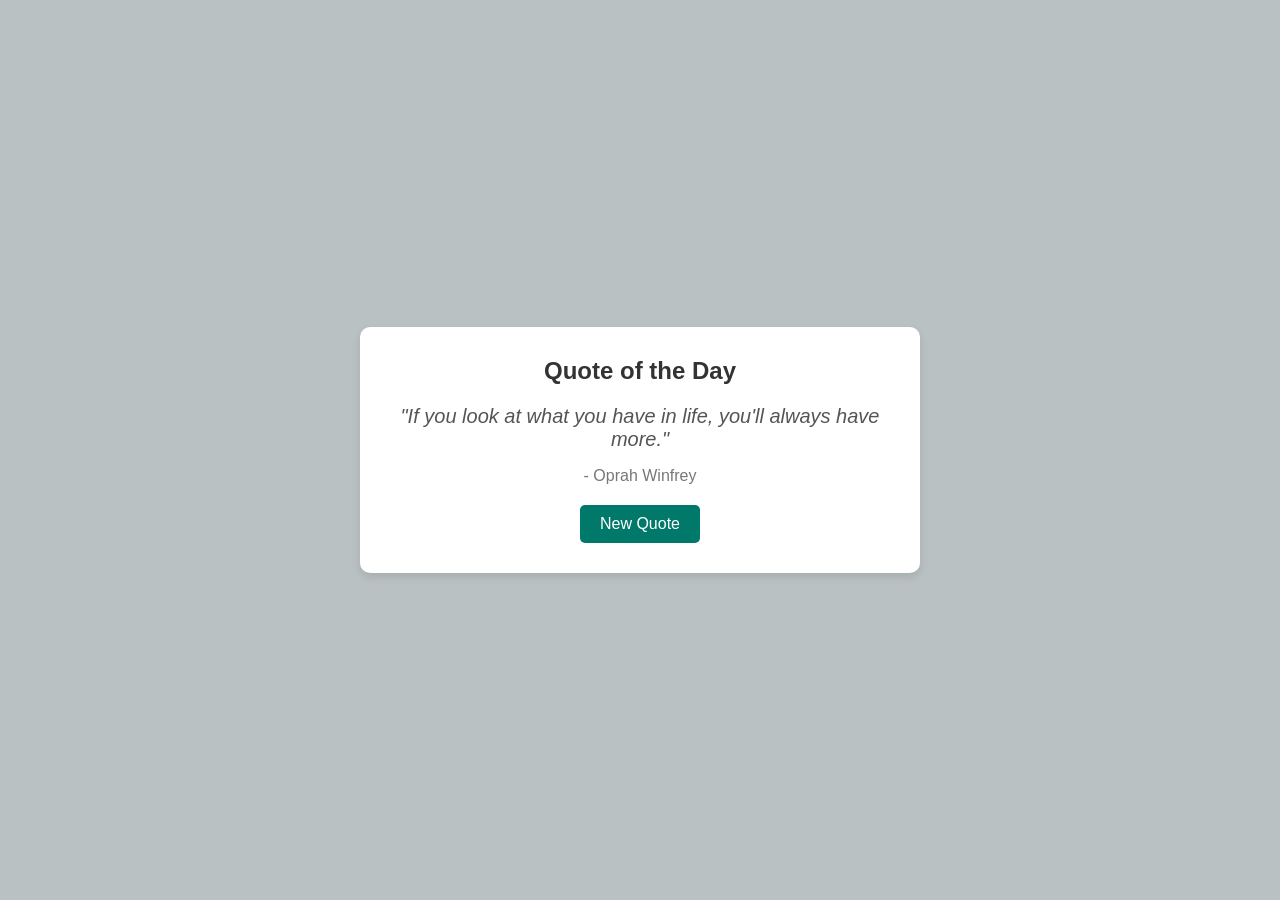
<file: Random-Quote-Generator/index.html>
<!DOCTYPE html>
<html lang="en">
<head>
  <meta charset="UTF-8">
  <meta name="viewport" content="width=device-width, initial-scale=1.0">
  <title>Random Quote Generator</title>
  <link rel="stylesheet" href="style.css">
</head>
<body>
  <div class="quote-box">
    <h2>Quote of the Day</h2>
    <p id="quoteText">"Click the button to get a quote!"</p>
    <p id="quoteAuthor">- Unknown</p>
    <button id="newQuoteBtn">New Quote</button>
  </div>
  <script src="script.js"></script>
  
</body>
</html>
</file>
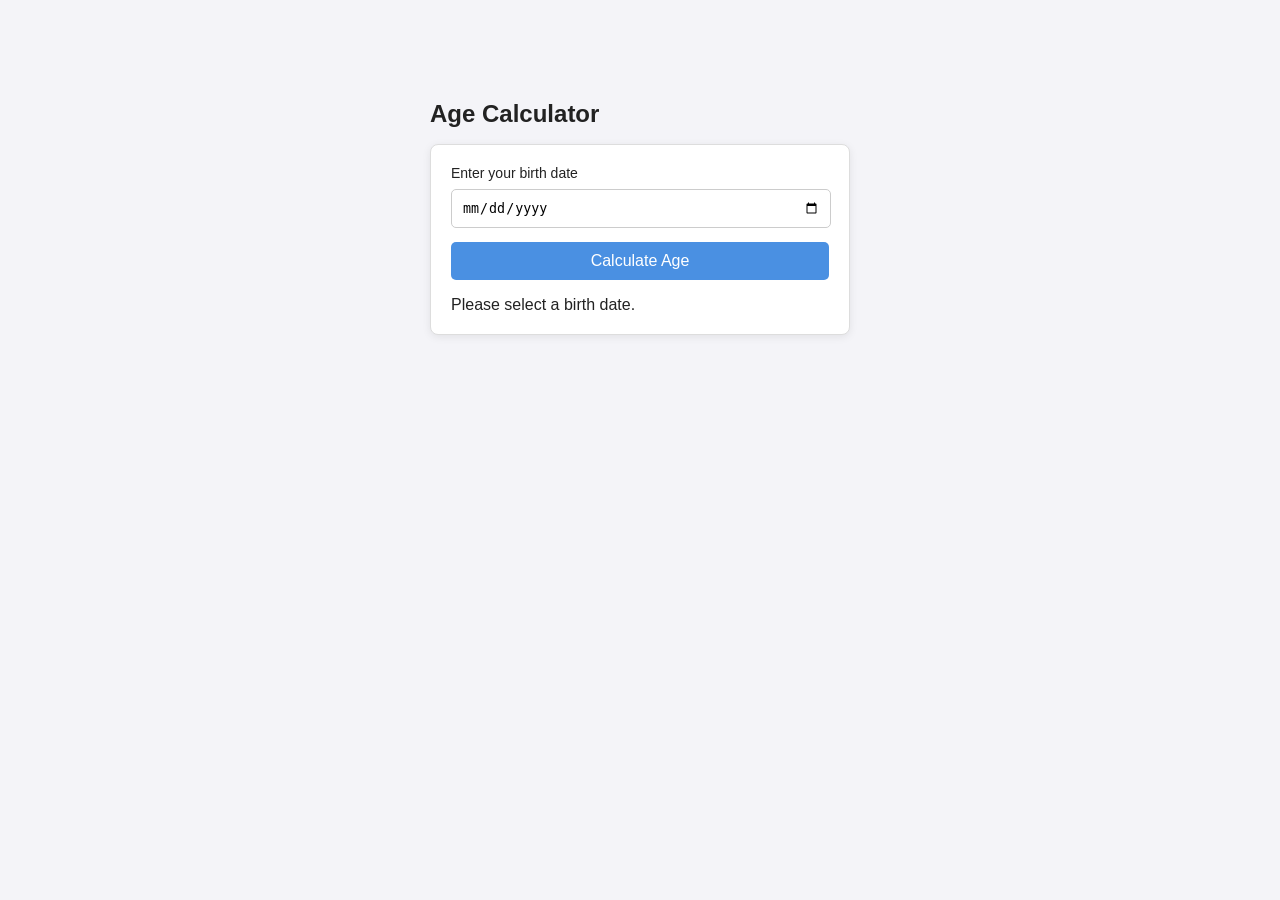
<file: Simple-Age-Calculator/index.html>
<!DOCTYPE html>
<html lang="en">
<head>
  <meta charset="UTF-8">
  <meta name="viewport" content="width=device-width, initial-scale=1.0">
  <title>Simple Age Calculator</title>
  <link rel="stylesheet" href="styles.css">
</head>
<body>
  <div class="container">
    <h1>Age Calculator</h1>
    <div class="card">
      <label for="birthDate">Enter your birth date</label>
      <input type="date" id="birthDate">
      <button id="calculateButton">Calculate Age</button>
      <div id="output" class="output">Please select a birth date.</div>
    </div>
  </div>
  <script src="script.js"></script>
</body>
</html>
</file>
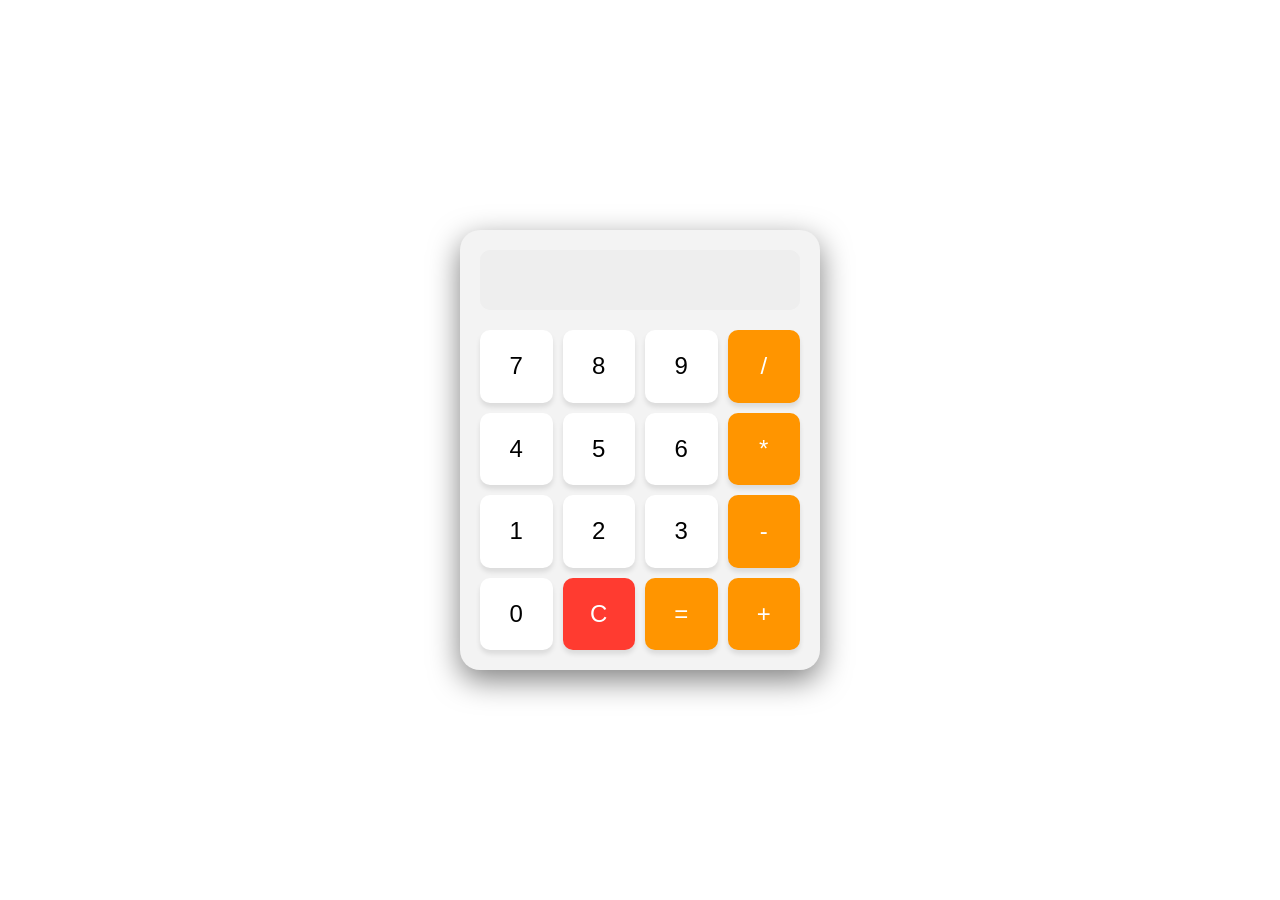
<file: Simple-Calculator/index.html>
<!DOCTYPE html>
<html>
<head>
    <title>Better Calculator</title>
    <link rel="stylesheet" href="style.css">
</head>
<body>

    <div class="calc-box">
        <input type="text" id="screen" readonly>
        
        <div class="grid-container">
            <button class="my-btn" onclick="click7()">7</button>
            <button class="my-btn" onclick="click8()">8</button>
            <button class="my-btn" onclick="click9()">9</button>
            <button class="my-btn op-btn" onclick="clickDiv()">/</button>

            <button class="my-btn" onclick="click4()">4</button>
            <button class="my-btn" onclick="click5()">5</button>
            <button class="my-btn" onclick="click6()">6</button>
            <button class="my-btn op-btn" onclick="clickMult()">*</button>

            <button class="my-btn" onclick="click1()">1</button>
            <button class="my-btn" onclick="click2()">2</button>
            <button class="my-btn" onclick="click3()">3</button>
            <button class="my-btn op-btn" onclick="clickSub()">-</button>

            <button class="my-btn" onclick="click0()">0</button>
            <button class="my-btn clear-btn" onclick="clickClear()">C</button>
            <button class="my-btn op-btn" onclick="clickEqual()">=</button>
            <button class="my-btn op-btn" onclick="clickAdd()">+</button>
        </div>
    </div>

    <script src="script.js"></script>
</body>
</html>
</file>
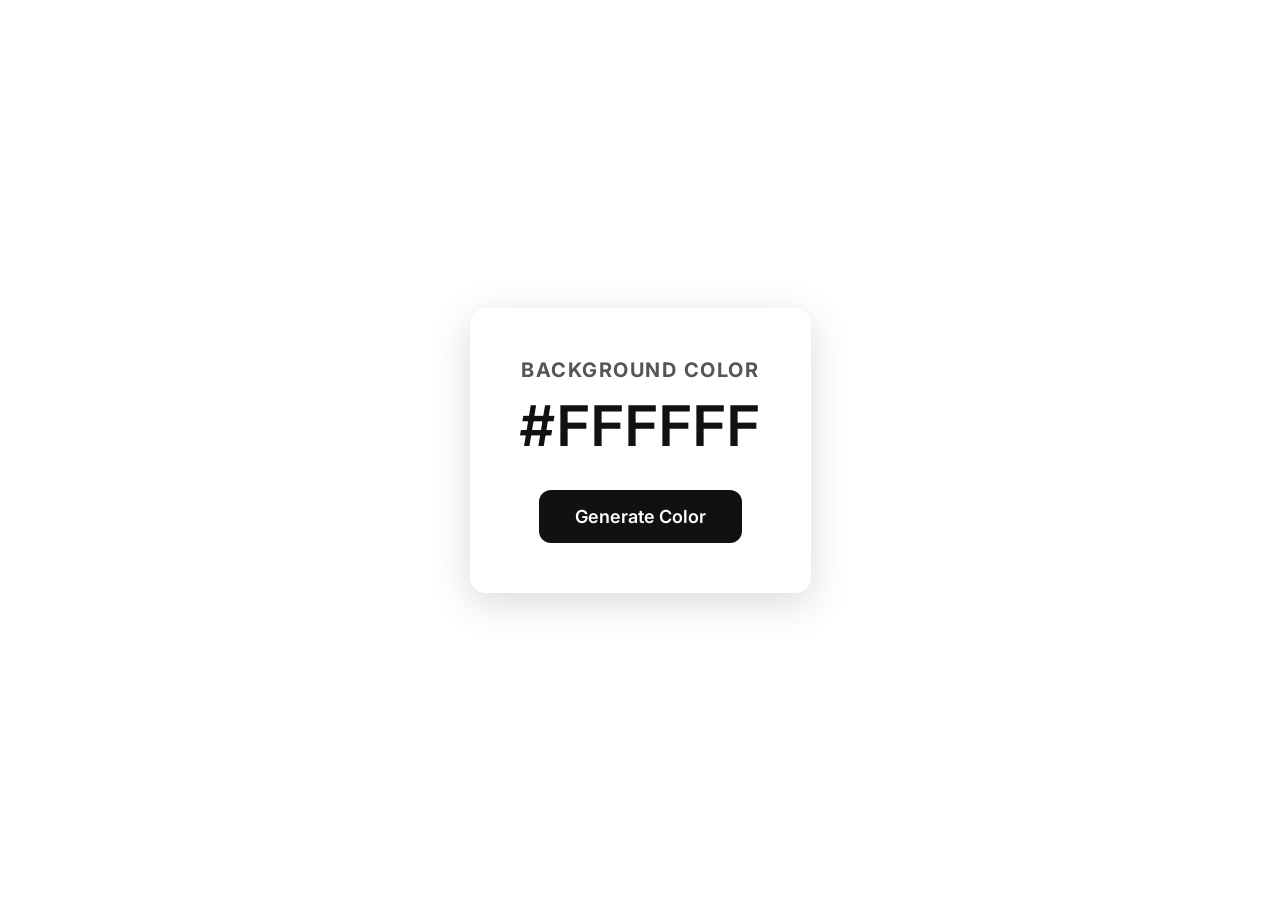
<file: Simple-Color-Generator/index.html>
<!doctype html>
<html lang="en">
  <head>
    <meta charset="UTF-8" />
    <meta name="viewport" content="width=device-width, initial-scale=1.0" />
    <title>Color Generator</title>
    <link
      href="https://fonts.googleapis.com/css2?family=Inter:wght@400;600&display=swap"
      rel="stylesheet"
    />
    <link rel="stylesheet" href="style.css" />
  </head>
  <body>
    <div class="container">
      <h1>Background Color</h1>
      <p id="text">#FFFFFF</p>
      <button onclick="makeColor()">Generate Color</button>
    </div>
    <script src="script.js"></script>
  </body>
</html>
</file>
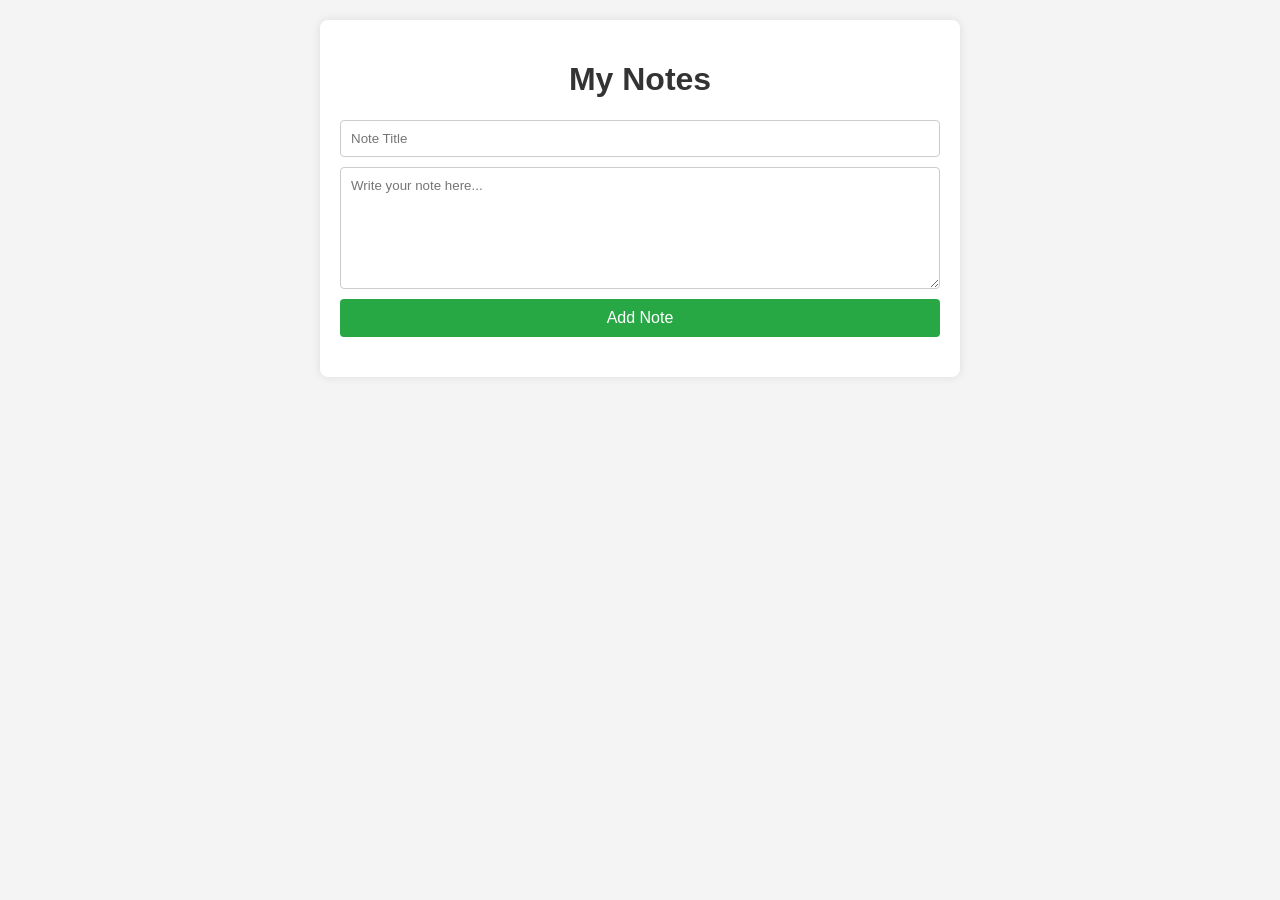
<file: Simple-Notes-App/index.html>
<!DOCTYPE html>
<html lang="en">
<head>
  <meta charset="UTF-8">
  <meta name="viewport" content="width=device-width, initial-scale=1.0">
  <title>Simple Notes App</title>
  <link rel="stylesheet" href="style.css">
</head>
<body>
  <div class="container">
    <h1>My Notes</h1>
    
    <div class="input-area">
      <input type="text" id="noteTitle" placeholder="Note Title">
      <textarea id="noteBody" placeholder="Write your note here..."></textarea>
      <button id="addBtn">Add Note</button>
    </div>
    
    <div id="notesList" class="notes-list">
    </div>
  </div>

  <script src="script.js"></script>
</body>
</html>
</file>
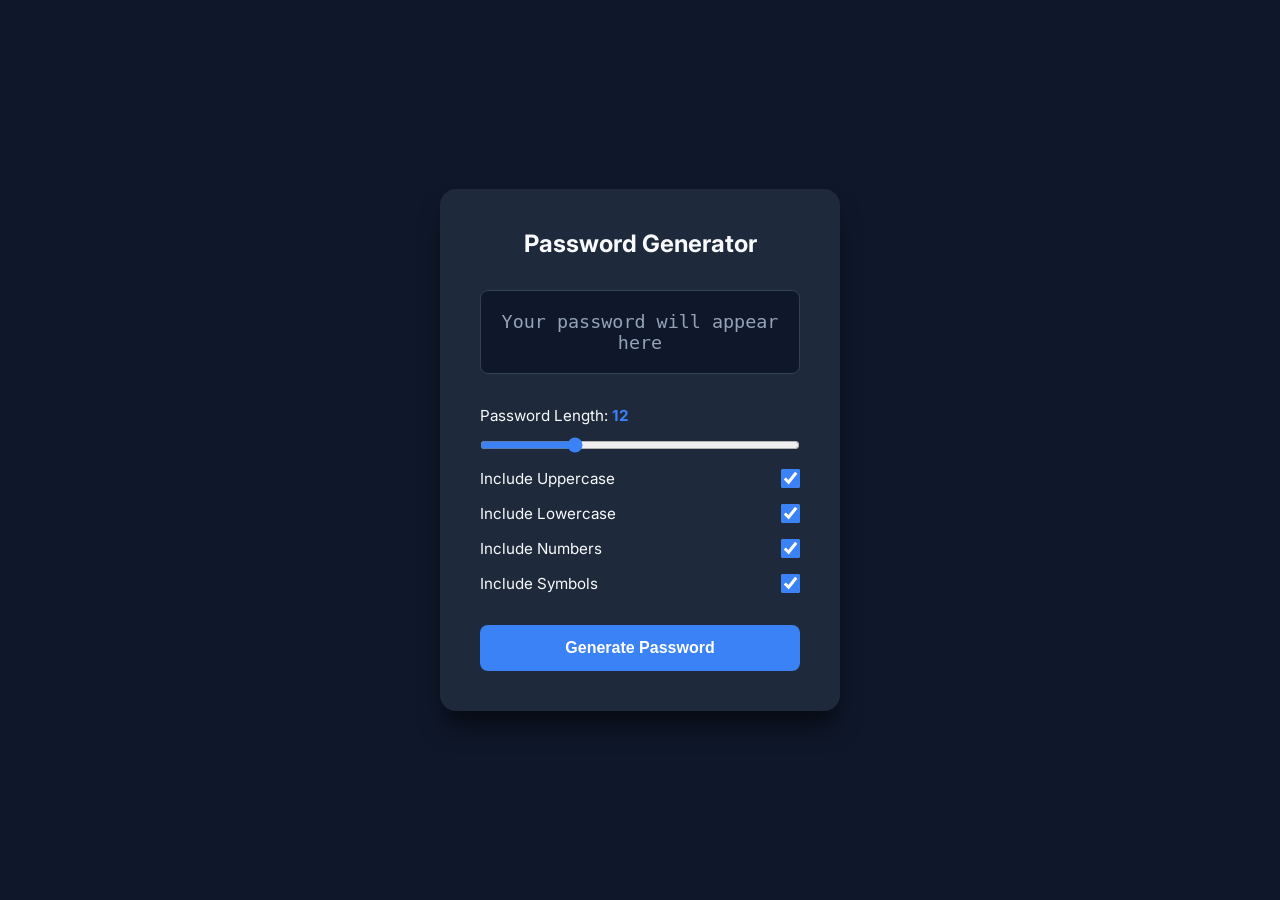
<file: Simple-Password-Genrator/index.html>
<!DOCTYPE html>
<html lang="en">
<head>
  <meta charset="UTF-8">
  <meta name="viewport" content="width=device-width, initial-scale=1.0">
  <title>Secure Password Generator</title>
  <link rel="stylesheet" href="style.css">
  <link href="https://fonts.googleapis.com/css2?family=Inter:wght@400;600;700&display=swap" rel="stylesheet">
</head>
<body>
  <div class="container">
    <h1>Password Generator</h1>
    <div class="password-display">
      <p id="passwordOutput">Your password will appear here</p>
    </div>
    
    <div class="settings">
      <div class="setting-item-column">
        <label>Password Length: <span id="lengthValue">12</span></label>
        <input type="range" id="lengthSlider" min="4" max="32" value="12">
      </div>
      <div class="setting-item">
        <label for="includeUppercase">Include Uppercase</label>
        <input type="checkbox" id="includeUppercase" checked>
      </div>
      <div class="setting-item">
        <label for="includeLowercase">Include Lowercase</label>
        <input type="checkbox" id="includeLowercase" checked>
      </div>
      <div class="setting-item">
        <label for="includeNumbers">Include Numbers</label>
        <input type="checkbox" id="includeNumbers" checked>
      </div>
      <div class="setting-item">
        <label for="includeSymbols">Include Symbols</label>
        <input type="checkbox" id="includeSymbols" checked>
      </div>
    </div>

    <div class="controls">
      <button id="generateBtn" class="primary-btn">Generate Password</button>
    </div>
  </div>
  <script src="script.js"></script>
</body>
</html>
</file>
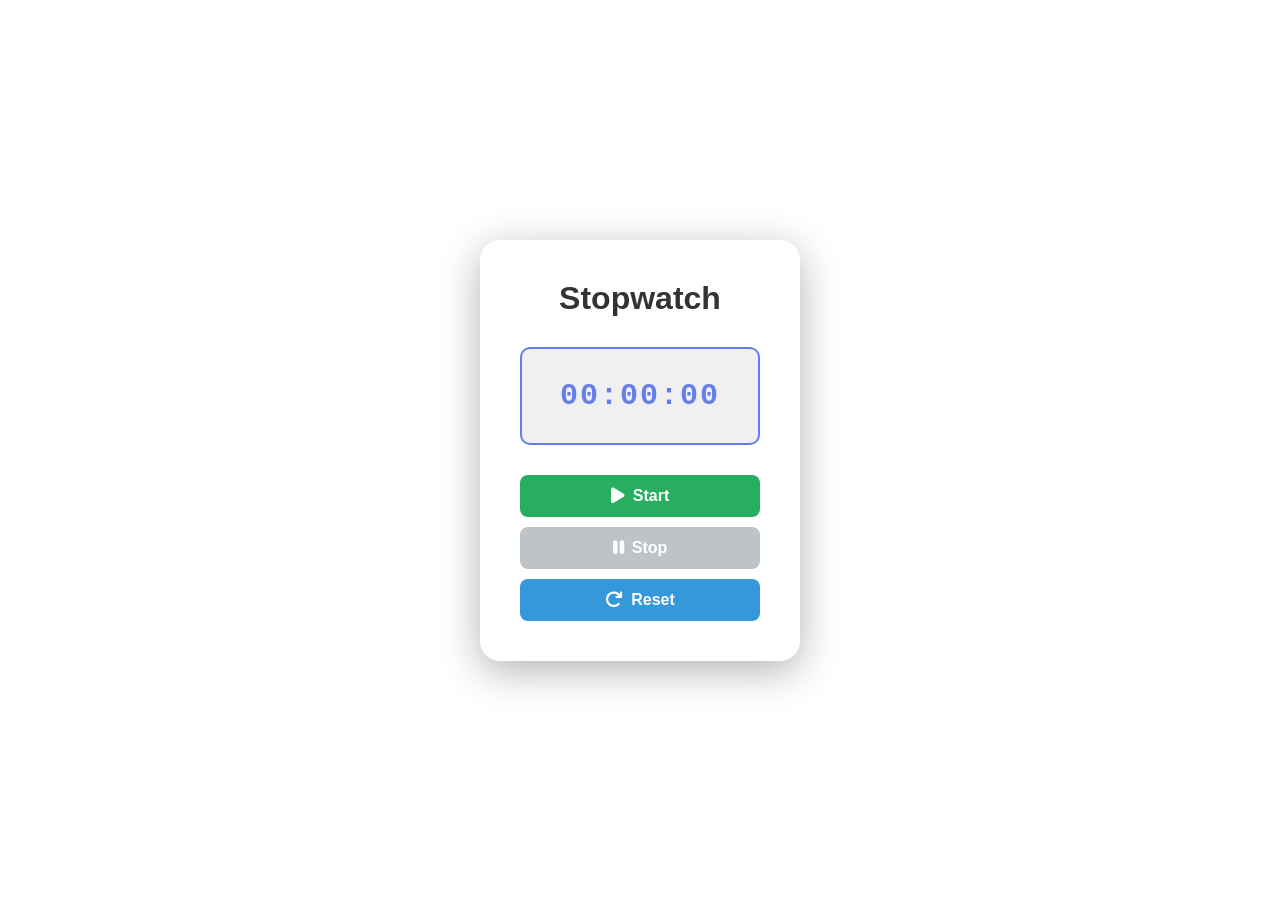
<file: Simple-Stopwatch/index.html>
<!DOCTYPE html>
<html lang="en">
<head>
    <meta charset="UTF-8">
    <meta name="viewport" content="width=device-width, initial-scale=1.0">
    <title>Simple Stopwatch</title>
    <link rel="stylesheet" href="style.css">
    <link rel="stylesheet" href="https://cdnjs.cloudflare.com/ajax/libs/font-awesome/6.4.0/css/all.min.css">
</head>
<body>
    <div class="container">
        <h1>Stopwatch</h1>
        
        <div class="display">
            <span id="time">00:00:00</span>
        </div>
        
        <div class="buttons">
            <button id="startBtn" class="btn btn-start">
                <i class="fas fa-play"></i> Start
            </button>
            <button id="stopBtn" class="btn btn-stop" disabled>
                <i class="fas fa-pause"></i> Stop
            </button>
            <button id="resetBtn" class="btn btn-reset">
                <i class="fas fa-redo"></i> Reset
            </button>
        </div>
    </div>

    <script src="script.js"></script>
</body>
</html>
</file>
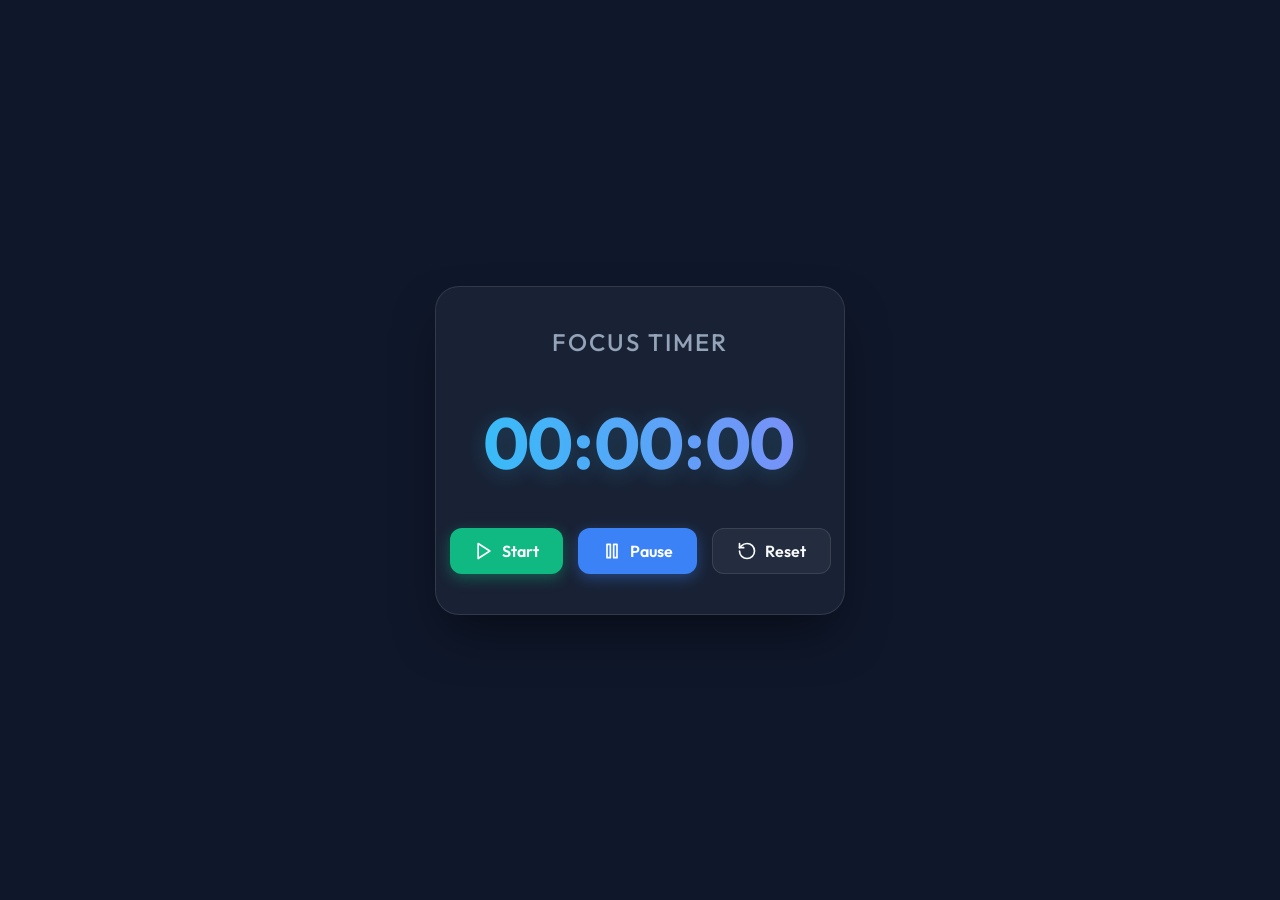
<file: Simple-Timer/index.html>
<!doctype html>
<html lang="en">
  <head>
    <meta charset="UTF-8" />
    <meta name="viewport" content="width=device-width, initial-scale=1.0" />
    <title>Premium Timer</title>
    <meta
      name="description"
      content="A beautiful and modern focus timer application."
    />
    <link rel="preconnect" href="https://fonts.googleapis.com" />
    <link rel="preconnect" href="https://fonts.gstatic.com" crossorigin />
    <link
      href="https://fonts.googleapis.com/css2?family=Outfit:wght@300;500;700&display=swap"
      rel="stylesheet"
    />
    <link rel="stylesheet" href="style.css" />
  </head>
  <body>
    <main class="container">
      <div class="timer-card" id="container">
        <h1>Focus Timer</h1>
        <div class="time-wrapper">
          <h2 id="timeDisplay">00:00:00</h2>
        </div>
        <div class="controls">
          <button id="btn1" class="btn primary-btn">
            <svg
              width="24"
              height="24"
              viewBox="0 0 24 24"
              fill="none"
              stroke="currentColor"
              stroke-width="2"
              stroke-linecap="round"
              stroke-linejoin="round"
            >
              <polygon points="5 3 19 12 5 21 5 3"></polygon>
            </svg>
            Start
          </button>
          <button id="btn2" class="btn secondary-btn">
            <svg
              width="24"
              height="24"
              viewBox="0 0 24 24"
              fill="none"
              stroke="currentColor"
              stroke-width="2"
              stroke-linecap="round"
              stroke-linejoin="round"
            >
              <rect x="6" y="4" width="4" height="16"></rect>
              <rect x="14" y="4" width="4" height="16"></rect>
            </svg>
            Pause
          </button>
          <button id="btn3" class="btn outline-btn">
            <svg
              width="24"
              height="24"
              viewBox="0 0 24 24"
              fill="none"
              stroke="currentColor"
              stroke-width="2"
              stroke-linecap="round"
              stroke-linejoin="round"
            >
              <path
                d="M3 12a9 9 0 1 0 9-9 9.75 9.75 0 0 0-6.74 2.74L3 8"
              ></path>
              <path d="M3 3v5h5"></path>
            </svg>
            Reset
          </button>
        </div>
      </div>
    </main>

    <script src="script.js"></script>
  </body>
</html>
</file>
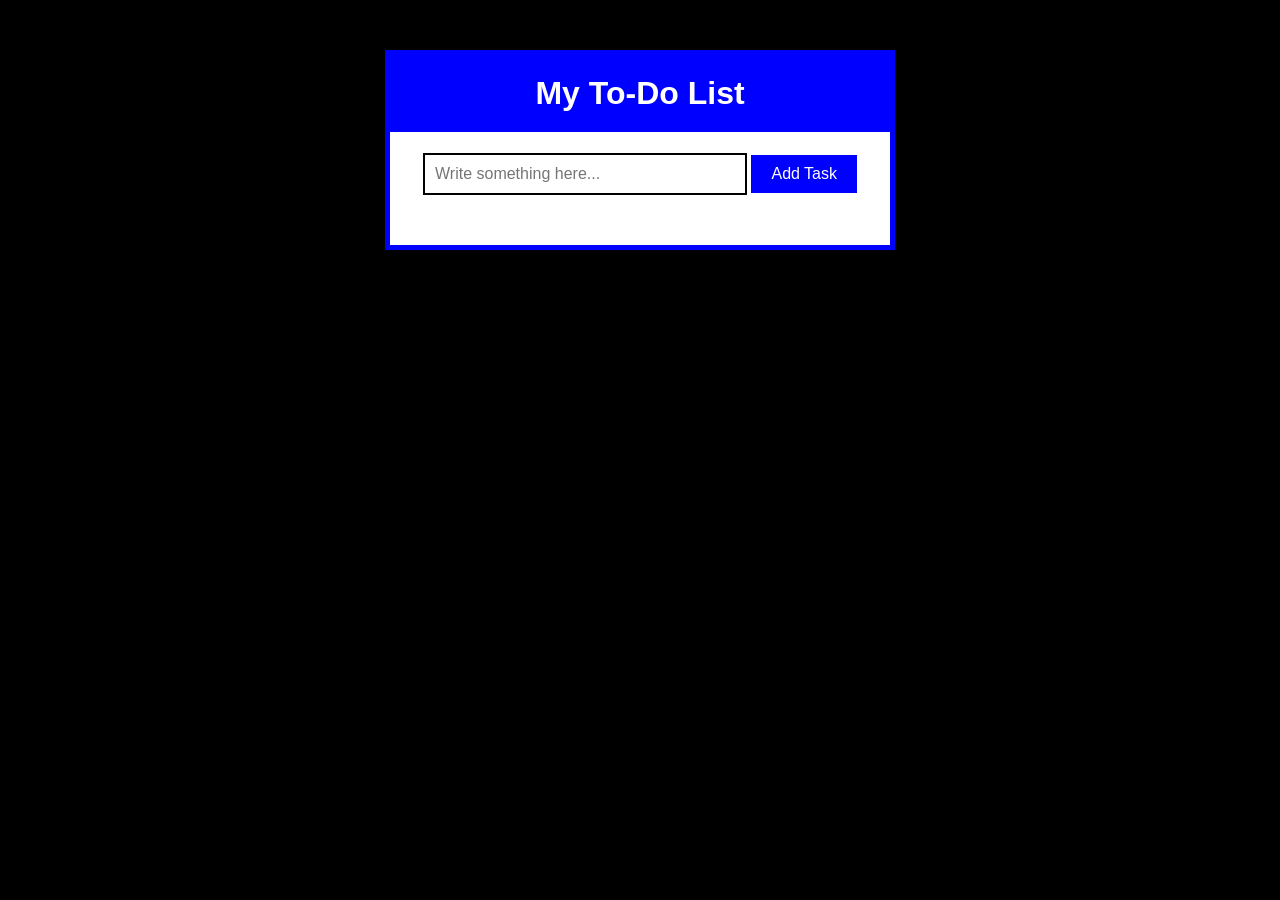
<file: Simple-To-Do-List/index.html>
<!DOCTYPE html>
<html>
<head>
    <title>My To Do List</title>
    <link rel="stylesheet" href="style.css">
</head>
<body>

    <div class="container">
        <h1>My To-Do List</h1>
        
        <div class="input-area">
            <input type="text" id="x" placeholder="Write something here...">
            <button id="add-btn" onclick="save()">Add Task</button>
        </div>

        <div id="list">
            <!-- tasks go here -->
        </div>
    </div>

    <script src="script.js"></script>
</body>
</html>
</file>
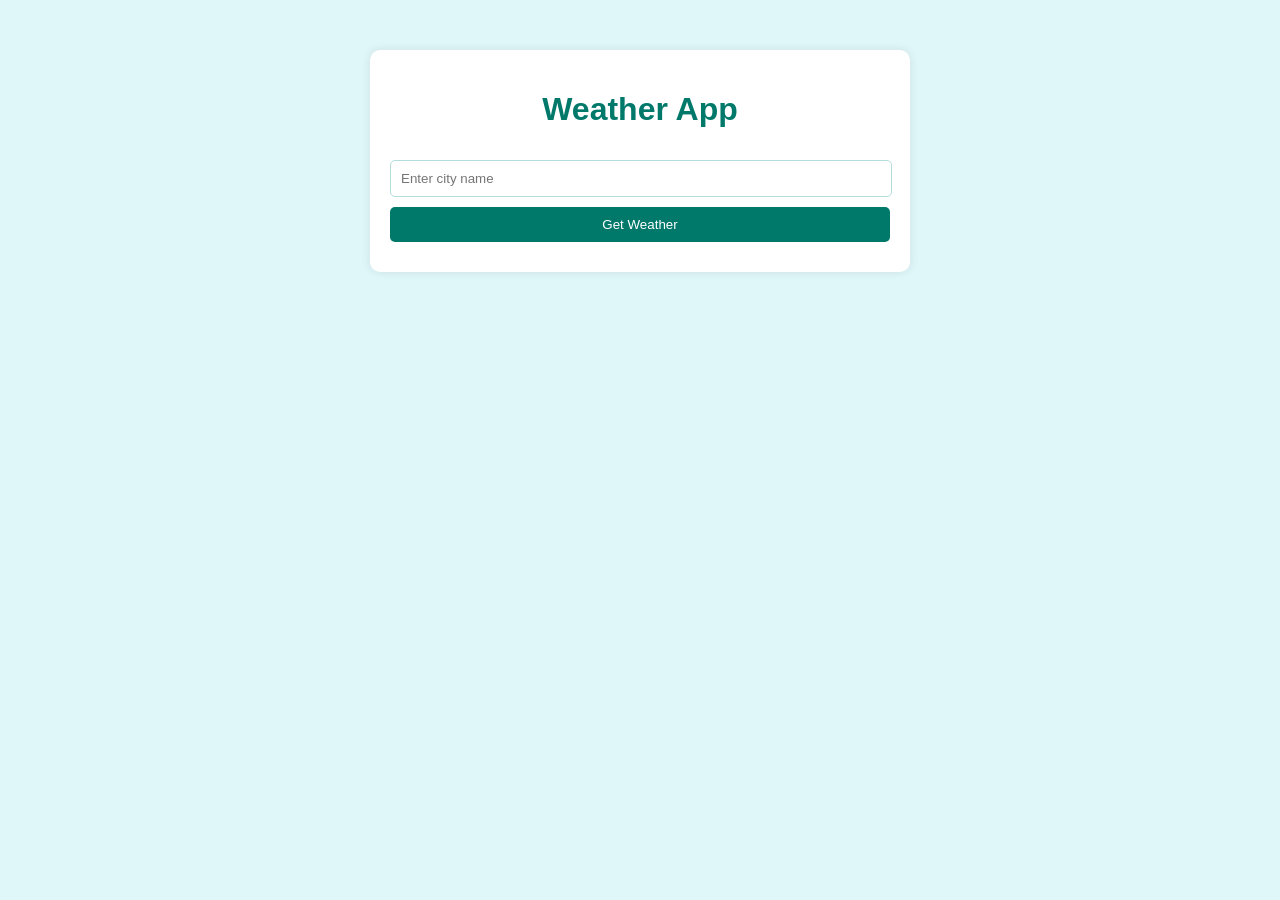
<file: Simple-Weather/index.html>
<!doctype html>
<html>
  <head>
    <meta charset="UTF-8" />
    <title>Weather App</title>
    <link rel="stylesheet" href="style.css" />
  </head>
  <body>
    <div class="container">
      <h1>Weather App</h1>
      <input id="cityInput" type="text" placeholder="Enter city name" />
      <button id="searchBtn">Get Weather</button>
      <div id="resultBox" class="weather-box" style="display: none">
        <h2 id="cityName">City</h2>
        <div class="weather-line" id="weatherText">Weather:</div>
        <div class="weather-line" id="tempText">Temperature:</div>
        <div class="weather-line" id="windText">Wind speed:</div>
        <div class="weather-line" id="humidityText">
          Humidity info not available
        </div>
        <div class="weather-line" id="dailyText"></div>
      </div>
      <div id="errorBox" class="error"></div>
    </div>
  </body>
  <script src="./script.js"></script>
</html>
</file>
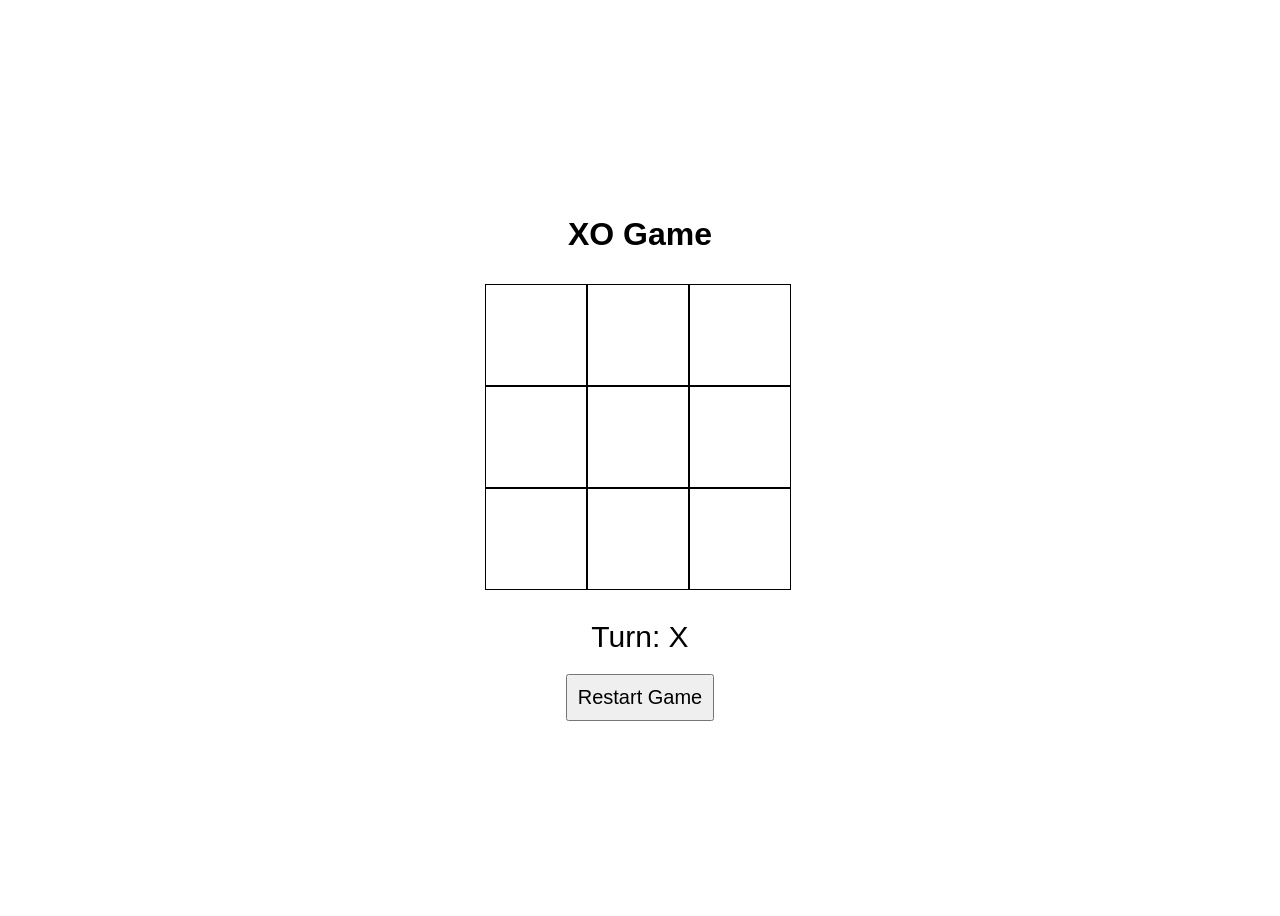
<file: Simple-XO/index.html>
<!doctype html>
<html>
  <head>
    <title>xo game</title>
    <link rel="stylesheet" href="style.css" />
  </head>
  <body>
    <h1>XO Game</h1>

    <div class="game">
      <div class="row">
        <div class="box" id="box1" onclick="click1()"></div>
        <div class="box" id="box2" onclick="click2()"></div>
        <div class="box" id="box3" onclick="click3()"></div>
      </div>
      <div class="row">
        <div class="box" id="box4" onclick="click4()"></div>
        <div class="box" id="box5" onclick="click5()"></div>
        <div class="box" id="box6" onclick="click6()"></div>
      </div>
      <div class="row">
        <div class="box" id="box7" onclick="click7()"></div>
        <div class="box" id="box8" onclick="click8()"></div>
        <div class="box" id="box9" onclick="click9()"></div>
      </div>
    </div>

    <div class="footer">
      <div id="message">Turn: X</div>

      <button id="btn" onclick="restart()">Restart Game</button>
    </div>

    <script src="script.js"></script>
  </body>
</html>
</file>
<file: Random-Quote-Generator/style.css>
body {
  font-family: Arial, sans-serif;
  background-color: #bac1c2;
  margin: 0;
  display: flex;
  justify-content: center;
  align-items: center;
  height: 100vh;
}

.quote-box {
  background: white;
  padding: 30px;
  border-radius: 10px;
  box-shadow: 0 4px 8px rgba(0,0,0,0.1);
  text-align: center;
  max-width: 500px;
  width: 90%;
}

h2 {
  margin-top: 0;
  color: #333;
}

#quoteText {
  font-size: 20px;
  font-style: italic;
  color: #555;
  margin: 20px 0 10px;
}

#quoteAuthor {
  font-size: 16px;
  color: #777;
  margin-bottom: 20px;
}

button {
  background-color: #00796b;
  color: white;
  border: none;
  padding: 10px 20px;
  font-size: 16px;
  border-radius: 5px;
  cursor: pointer;
}

button:hover {
  background-color: #004d40;
}
</file>
<file: Simple-Age-Calculator/styles.css>
:root {
  font-family: Arial, sans-serif;
  background: #f4f4f8;
  color: #222;
}
body {
  margin: 0;
  padding: 0;
}
.container {
  max-width: 420px;
  margin: 80px auto;
  padding: 20px;
}
.card {
  background: #fff;
  border: 1px solid #ddd;
  border-radius: 8px;
  padding: 20px;
  box-shadow: 0 2px 8px rgba(0,0,0,0.08);
}
h1 {
  margin-top: 0;
  font-size: 24px;
}
label {
  display: block;
  margin-bottom: 8px;
  font-size: 14px;
}
input[type="date"] {
  width: calc(100% - 20px);
  padding: 10px;
  border: 1px solid #ccc;
  border-radius: 5px;
  margin-bottom: 14px;
}
button {
  width: 100%;
  padding: 10px;
  border: none;
  border-radius: 5px;
  background: #4a90e2;
  color: #fff;
  font-size: 16px;
  cursor: pointer;
}
button:hover {
  background: #3b7ac6;
}
.output {
  margin-top: 16px;
  font-size: 16px;
}
.error {
  color: #d32f2f;
}
</file>
<file: Simple-Calculator/style.css>
body {
    font-family: Arial, sans-serif;
    display: flex;
    justify-content: center;
    align-items: center;
    height: 100vh;
    margin: 0;
}

.calc-box {
    background-color: #f3f3f3;
    padding: 20px;
    border-radius: 20px;
    box-shadow: 0px 10px 30px rgba(0,0,0,0.5);
    width: 320px;
    max-width: 90%;
}

#screen {
    width: 100%;
    height: 60px;
    font-size: 40px;
    text-align: right;
    margin-bottom: 20px;
    border: none;
    border-radius: 10px;
    padding: 10px;
    box-sizing: border-box;
    background-color: #eee;
}

.grid-container {
    display: grid;
    grid-template-columns: repeat(4, 1fr);
    gap: 10px;
}

.my-btn {
    width: 100%;
    aspect-ratio: 1 / 1;
    font-size: 24px;
    border: none;
    border-radius: 10px;
    cursor: pointer;
    background-color: #fff;
    box-shadow: 0px 4px 5px rgba(0,0,0,0.1);
}

.my-btn:hover {
    background-color: #ddd;
}

.op-btn {
    background-color: #ff9500;
    color: white;
}

.op-btn:hover {
    background-color: #e08400;
}

.clear-btn {
    background-color: #ff3b30;
    color: white;
}

.clear-btn:hover {
    background-color: #d32f2f;
}

@media (max-width: 400px) {
    .calc-box {
        padding: 15px;
    }
    #screen {
        font-size: 30px;
        height: 50px;
    }
    .my-btn {
        font-size: 18px;
    }
}
</file>
<file: Simple-Color-Generator/style.css>
* {
  margin: 0;
  padding: 0;
  box-sizing: border-box;
  font-family: 'Inter', sans-serif;
}

body {
  height: 100vh;
  display: flex;
  justify-content: center;
  align-items: center;
  background-color: #FFFFFF;
  transition: background-color 0.4s ease;
}

.container {
  background: white;
  padding: 50px;
  border-radius: 16px;
  box-shadow: 0 10px 40px rgba(0, 0, 0, 0.15);
  text-align: center;
}

h1 {
  font-size: 20px;
  color: #555;
  margin-bottom: 10px;
  text-transform: uppercase;
  letter-spacing: 1.5px;
}

#text {
  font-size: 56px;
  font-weight: 600;
  color: #111;
  margin-bottom: 30px;
  letter-spacing: 2px;
}

button {
  background-color: #111;
  color: white;
  border: none;
  padding: 16px 36px;
  font-size: 18px;
  border-radius: 12px;
  cursor: pointer;
  transition: transform 0.2s, background-color 0.2s, box-shadow 0.2s;
  font-weight: 600;
}

button:hover {
  background-color: #333;
  transform: translateY(-2px);
  box-shadow: 0 6px 15px rgba(0, 0, 0, 0.2);
}

button:active {
  transform: translateY(0);
  box-shadow: none;
}
</file>
<file: Simple-Notes-App/style.css>
body {
  font-family: Arial, sans-serif;
  background-color: #f4f4f4;
  margin: 0;
  padding: 20px;
}

.container {
  max-width: 600px;
  margin: 0 auto;
  background: #ffffff;
  padding: 20px;
  border-radius: 8px;
  box-shadow: 0 0 10px rgba(0,0,0,0.1);
}

h1 {
  text-align: center;
  color: #333;
}

.input-area {
  display: flex;
  flex-direction: column;
  gap: 10px;
  margin-bottom: 20px;
}

input, textarea {
  padding: 10px;
  border: 1px solid #ccc;
  border-radius: 4px;
  font-family: Arial, sans-serif;
}

textarea {
  resize: vertical;
  height: 100px;
}

button {
  padding: 10px;
  background-color: #28a745;
  color: white;
  border: none;
  border-radius: 4px;
  cursor: pointer;
  font-size: 16px;
}

button:hover {
  background-color: #218838;
}

.note {
  background: #f9f9f9;
  border-left: 5px solid #28a745;
  padding: 15px;
  margin-bottom: 15px;
  position: relative;
  border-radius: 4px;
}

.note h3 {
  margin: 0 0 10px;
  color: #333;
}

.note p {
  margin: 0;
  color: #555;
  white-space: pre-wrap;
}

.delete-btn {
  position: absolute;
  top: 10px;
  right: 10px;
  background-color: #dc3545;
  padding: 5px 10px;
  font-size: 12px;
}

.delete-btn:hover {
  background-color: #c82333;
}
</file>
<file: Simple-Password-Genrator/style.css>
:root {
  --bg-color: #0f172a;
  --card-bg: #1e293b;
  --text-primary: #f8fafc;
  --text-secondary: #94a3b8;
  --accent: #3b82f6;
  --accent-hover: #2563eb;
}

* {
  margin: 0;
  padding: 0;
  box-sizing: border-box;
}

body {
  background-color: var(--bg-color);
  color: var(--text-primary);
  font-family: 'Inter', sans-serif;
  display: flex;
  justify-content: center;
  align-items: center;
  min-height: 100vh;
}

.container {
  background-color: var(--card-bg);
  padding: 2.5rem;
  border-radius: 1rem;
  box-shadow: 0 20px 25px -5px rgba(0, 0, 0, 0.5), 0 8px 10px -6px rgba(0, 0, 0, 0.1);
  text-align: center;
  max-width: 400px;
  width: 90%;
}

h1 {
  font-size: 1.5rem;
  font-weight: 700;
  margin-bottom: 2rem;
  color: var(--text-primary);
}

.password-display {
  background-color: var(--bg-color);
  padding: 1.25rem;
  border-radius: 0.5rem;
  margin-bottom: 2rem;
  border: 1px solid #334155;
  min-height: 60px;
  display: flex;
  align-items: center;
  justify-content: center;
}

#passwordOutput {
  font-size: 1.15rem;
  font-family: Consolas, monospace;
  word-break: break-all;
  color: var(--text-secondary);
  transition: color 0.3s;
}

.settings {
  text-align: left;
  margin-bottom: 2rem;
}

.setting-item, .setting-item-column {
  margin-bottom: 1rem;
}

.setting-item {
  display: flex;
  justify-content: space-between;
  align-items: center;
}

.setting-item-column {
  display: flex;
  flex-direction: column;
}

.setting-item label, .setting-item-column label {
  font-size: 0.95rem;
  color: var(--text-primary);
}

#lengthValue {
  color: var(--accent);
  font-weight: bold;
}

input[type="range"] {
  width: 100%;
  margin-top: 0.75rem;
  accent-color: var(--accent);
  cursor: pointer;
}

input[type="checkbox"] {
  accent-color: var(--accent);
  width: 1.2rem;
  height: 1.2rem;
  cursor: pointer;
}

.primary-btn {
  background-color: var(--accent);
  color: white;
  border: none;
  padding: 0.875rem 1.5rem;
  font-size: 1rem;
  font-weight: 600;
  border-radius: 0.5rem;
  cursor: pointer;
  transition: background-color 0.2s, transform 0.1s;
  width: 100%;
}

.primary-btn:hover {
  background-color: var(--accent-hover);
}

.primary-btn:active {
  transform: scale(0.98);
}
</file>
<file: Simple-Stopwatch/style.css>
* {
    margin: 0;
    padding: 0;
    box-sizing: border-box;
}

body {
    font-family: Arial, sans-serif;
    display: flex;
    justify-content: center;
    align-items: center;
    height: 100vh;
}

.container {
    background: white;
    border-radius: 20px;
    padding: 40px;
    box-shadow: 0 10px 40px rgba(0, 0, 0, 0.3);
    text-align: center;
    width: 320px;
}

h1 {
    color: #333;
    margin-bottom: 30px;
    font-size: 32px;
}

.display {
    background: #f0f0f0;
    border-radius: 10px;
    padding: 30px;
    margin-bottom: 30px;
    border: 2px solid #667eea;
}

#time {
    font-size: 30px;
    font-weight: bold;
    color: #667eea;
    font-family: 'Courier New', monospace;
    letter-spacing: 2px;
}

.buttons {
    display: flex;
    gap: 10px;
    flex-direction: column;
}

.btn {
    padding: 12px 20px;
    font-size: 16px;
    border: none;
    border-radius: 8px;
    cursor: pointer;
    transition: all 0.3s ease;
    font-weight: bold;
    color: white;
    display: flex;
    align-items: center;
    justify-content: center;
    gap: 8px;
}

.btn-start {
    background: #27ae60;
}

.btn-start:hover:not(:disabled) {
    background: #229954;
    transform: translateY(-2px);
    box-shadow: 0 5px 15px rgba(39, 174, 96, 0.4);
}

.btn-stop {
    background: #e74c3c;
}

.btn-stop:hover:not(:disabled) {
    background: #c0392b;
    transform: translateY(-2px);
    box-shadow: 0 5px 15px rgba(231, 76, 60, 0.4);
}

.btn-stop:disabled {
    background: #bdc3c7;
    cursor: not-allowed;
}

.btn-reset {
    background: #3498db;
}

.btn-reset:hover {
    background: #2980b9;
    transform: translateY(-2px);
    box-shadow: 0 5px 15px rgba(52, 152, 219, 0.4);
}

.btn i {
    font-size: 18px;
}
</file>
<file: Simple-Timer/style.css>
:root {
  --bg-color: #0f172a;
  --card-bg: rgba(30, 41, 59, 0.7);
  --text-main: #f8fafc;
  --text-muted: #94a3b8;
  --accent: #3b82f6;
  --accent-hover: #2563eb;
  --success: #10b981;
  --success-hover: #059669;
}

* {
  box-sizing: border-box;
  margin: 0;
  padding: 0;
}

body {
  font-family: "Outfit", sans-serif;
  background-color: var(--bg-color);
  color: var(--text-main);
  min-height: 100vh;
  display: flex;
  justify-content: center;
  align-items: center;
  overflow: hidden;
  position: relative;
}

.container {
  padding: 20px;
  width: 100%;
  max-width: 450px;
}

.timer-card {
  background: var(--card-bg);
  backdrop-filter: blur(20px);
  -webkit-backdrop-filter: blur(20px);
  border: 1px solid rgba(255, 255, 255, 0.1);
  border-radius: 24px;
  padding: 40px;
  text-align: center;
  box-shadow: 0 25px 50px -12px rgba(0, 0, 0, 0.5);
  transition: transform 0.3s ease;
}

.timer-card h1 {
  font-size: 1.5rem;
  font-weight: 500;
  color: var(--text-muted);
  margin-bottom: 30px;
  letter-spacing: 2px;
  text-transform: uppercase;
}

.time-wrapper {
  margin: 40px 0;
  position: relative;
}

#timeDisplay {
  font-size: 4.5rem;
  font-weight: 700;
  letter-spacing: 2px;
  background: linear-gradient(to right, #38bdf8, #818cf8);
  -webkit-background-clip: text;
  -webkit-text-fill-color: transparent;
  font-variant-numeric: tabular-nums;
  text-shadow: 0px 4px 20px rgba(56, 189, 248, 0.2);
}

/* Buttons and Controls */
.controls {
  display: flex;
  gap: 15px;
  justify-content: center;
  margin-top: 40px;
}

.btn {
  display: flex;
  align-items: center;
  justify-content: center;
  gap: 8px;
  border: none;
  border-radius: 12px;
  padding: 12px 24px;
  font-size: 1rem;
  font-weight: 600;
  font-family: inherit;
  cursor: pointer;
  transition: all 0.2s ease;
  flex: 1;
}

.btn svg {
  width: 20px;
  height: 20px;
}

.primary-btn {
  background: var(--success);
  color: white;
  box-shadow: 0 4px 14px 0 rgba(16, 185, 129, 0.39);
}

.primary-btn:hover {
  background: var(--success-hover);
  transform: translateY(-2px);
  box-shadow: 0 6px 20px 0 rgba(16, 185, 129, 0.39);
}

.secondary-btn {
  background: var(--accent);
  color: white;
  box-shadow: 0 4px 14px 0 rgba(59, 130, 246, 0.39);
}

.secondary-btn:hover {
  background: var(--accent-hover);
  transform: translateY(-2px);
  box-shadow: 0 6px 20px 0 rgba(59, 130, 246, 0.39);
}

.outline-btn {
  background: rgba(255, 255, 255, 0.05);
  color: var(--text-main);
  border: 1px solid rgba(255, 255, 255, 0.1);
}

.outline-btn:hover {
  background: rgba(255, 255, 255, 0.1);
  transform: translateY(-2px);
}

.btn:active {
  transform: translateY(1px);
}

/* Responsive Design */
@media (max-width: 480px) {
  #timeDisplay {
    font-size: 3.5rem;
  }
  .controls {
    flex-direction: column;
  }
}
</file>
<file: Simple-To-Do-List/style.css>
body {
    background-color: black;
    color: black;
    font-family: sans-serif;
    margin-top: 50px;
}

.container {
    width: 500px;
    margin: 0 auto;
    background-color: white;
    border: 5px solid blue;
    padding-bottom: 20px;
}

h1 {
    background-color: blue;
    color: white;
    text-align: center;
    margin-top: 0px;
    padding: 20px;
}

.input-area {
    text-align: center;
    margin-bottom: 30px;
}

#x {
    width: 300px;
    padding: 10px;
    border: 2px solid black;
    font-size: 16px;
}

button#add-btn {
    padding: 10px 20px;
    background-color: blue;
    color: white;
    border: none;
    font-size: 16px;
    cursor: pointer;
}

#list {
    margin: 0 20px;
}

.item {
    padding: 15px;
    border-bottom: 2px solid blue;
    font-size: 18px;
    background-color: white;
    overflow: hidden;
}

.del-btn {
    background-color: red;
    color: white;
    border: none;
    padding: 5px 10px;
    float: right;
    cursor: pointer;
}
</file>
<file: Simple-Weather/style.css>
body {
  font-family: Arial, sans-serif;
  background-color: #e0f7fa;
  margin: 0;
  padding: 0;
}
.container {
  width: 100%;
  max-width: 500px;
  margin: 50px auto;
  background-color: #ffffff;
  padding: 20px;
  border-radius: 10px;
  box-shadow: 0 0 10px rgba(0, 0, 0, 0.1);
}
h1 {
  text-align: center;
  color: #00796b;
}
input {
  width: calc(100% - 20px);
  padding: 10px;
  margin: 10px 0;
  border-radius: 5px;
  border: 1px solid #b2dfdb;
}
button {
  width: 100%;
  padding: 10px;
  background-color: #00796b;
  color: white;
  border: none;
  border-radius: 5px;
  cursor: pointer;
}
button:hover {
  background-color: #004d40;
}
.weather-box {
  margin-top: 20px;
  padding: 15px;
  background-color: #b2dfdb;
  border-radius: 8px;
}
.weather-box h2 {
  margin: 0 0 10px 0;
}
.weather-line {
  margin: 5px 0;
}
.error {
  color: #d32f2f;
  margin-top: 10px;
}
</file>
<file: Simple-XO/style.css>
body {
  background-color: white;
  text-align: center;
  display: flex;
  flex-direction: column;
  align-items: center;
  justify-content: center;
  height: 100vh;
  gap: 10px;
  font-family: Arial;
}
.row {
  clear: both;
  display: block;
  width: 310px;
  margin: 0 auto;
}
.box {
  width: 100px;
  height: 100px;
  float: left;
  border: 1px solid black;
  font-size: 80px;
  line-height: 100px;
  cursor: pointer;
}
#message {
  font-size: 30px;
  margin-top: 20px;
}
#btn {
  margin-top: 20px;
  font-size: 20px;
  padding: 10px;
}
</file>
